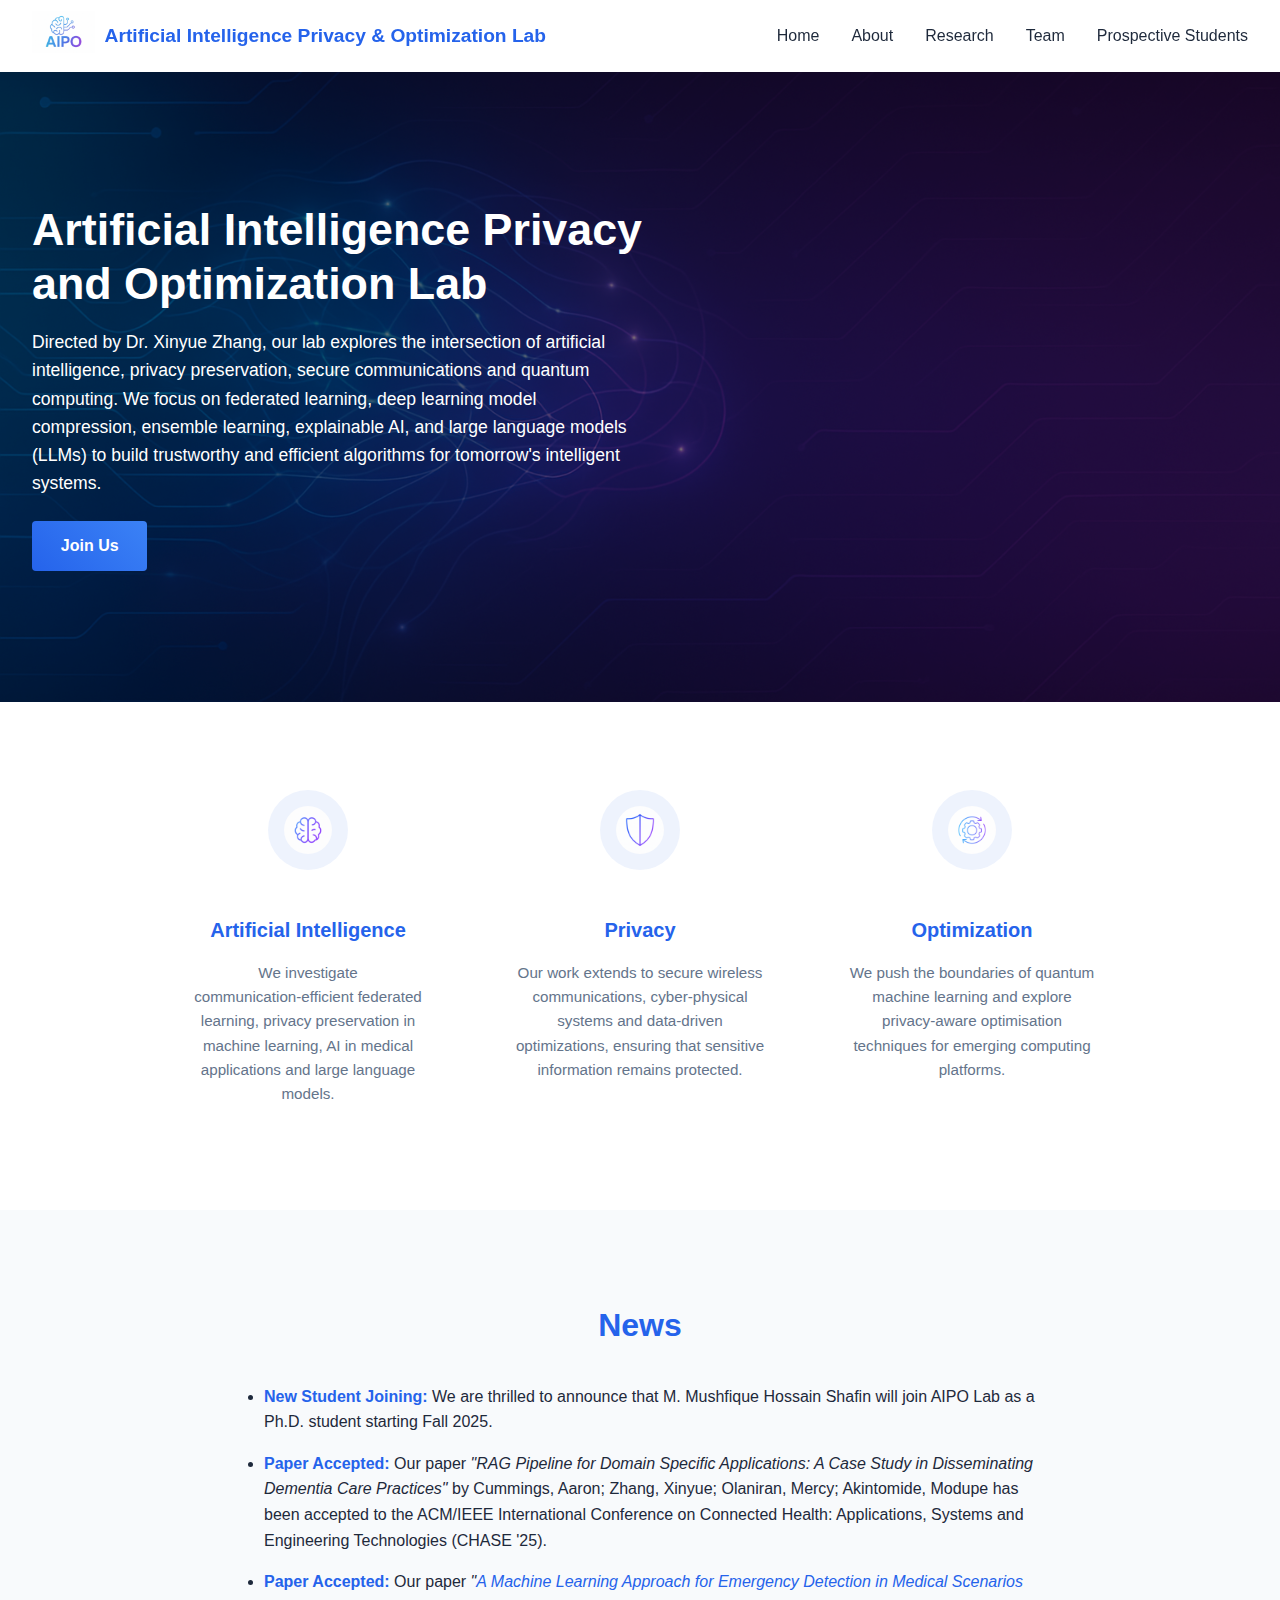
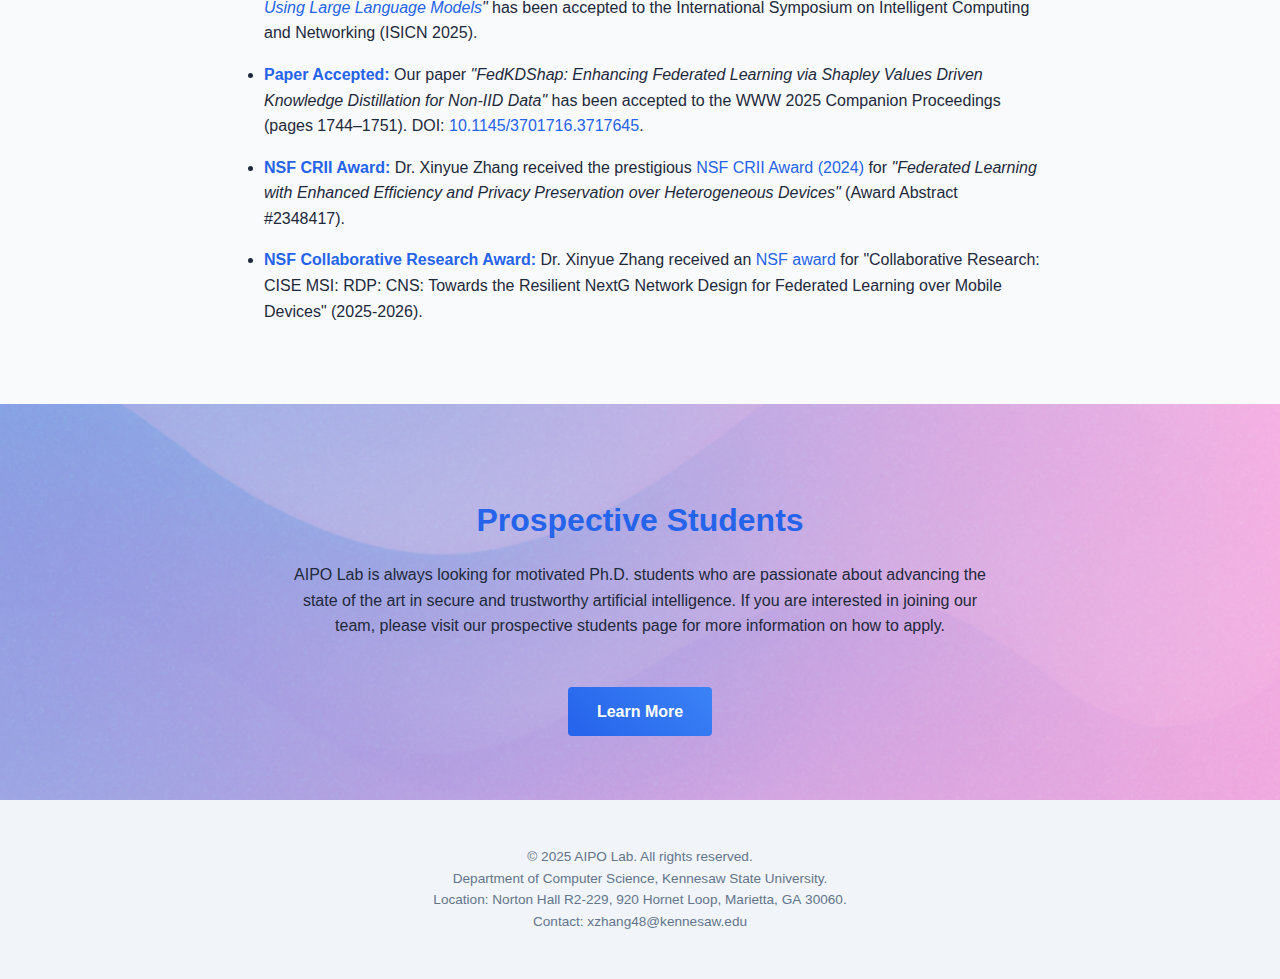
<file: index.html>
<!DOCTYPE html>
<html lang="en">
  <head>
    <meta charset="UTF-8" />
    <meta name="viewport" content="width=device-width, initial-scale=1.0" />
    <title>AIPO Lab – Artificial Intelligence Privacy and Optimization</title>
    <link rel="icon" type="image/png" href="assets/Kennesaw_State_Owls_logo.svg.png" />
    <link rel="stylesheet" href="styles.css" />
  </head>
  <body>
    <!-- Navigation bar -->
    <nav class="navbar">
      <div class="logo">
        <a href="index.html"><img src="assets/logo.png" alt="AIPO Lab logo" /></a>
        <span>Artificial&nbsp;Intelligence&nbsp;Privacy&nbsp;&amp;&nbsp;Optimization&nbsp;Lab</span>
      </div>
      <div class="menu-toggle" aria-label="Toggle navigation" role="button">
        <span></span><span></span><span></span>
      </div>
      <ul class="nav-links">
        <li><a href="index.html">Home</a></li>
        <li><a href="about.html">About</a></li>
        <li><a href="research.html">Research</a></li>
        <li><a href="team.html">Team</a></li>
        <li><a href="prospective.html">Prospective Students</a></li>
      </ul>
    </nav>

    <!-- Hero Section -->
    <section class="hero">
      <div class="hero-content">
        <h1>Artificial Intelligence Privacy and Optimization Lab</h1>
        <p>
          Directed by Dr.&nbsp;Xinyue&nbsp;Zhang, our lab explores the intersection
          of artificial intelligence, privacy preservation, secure
          communications and quantum computing. We focus on federated learning,
          deep learning model compression, ensemble learning, explainable AI,
          and large language models (LLMs) to build trustworthy and efficient
          algorithms for tomorrow's intelligent systems.
        </p>
        <a class="cta-btn" href="prospective.html">Join Us</a>
      </div>
    </section>

    <!-- Features Section -->
    <section class="features">
      <div class="feature">
        <img src="assets/icon_ai.png" alt="Artificial Intelligence" />
        <h3>Artificial Intelligence</h3>
        <p>
          We investigate communication‑efficient federated learning,
          privacy preservation in machine learning, AI in medical
          applications and large language models.
        </p>
      </div>
      <div class="feature">
        <img src="assets/icon_privacy.png" alt="Privacy" />
        <h3>Privacy</h3>
        <p>
          Our work extends to secure wireless communications, cyber‑physical
          systems and data‑driven optimizations, ensuring that sensitive
          information remains protected.
        </p>
      </div>
      <div class="feature">
        <img src="assets/icon_optimization.png" alt="Optimization" />
        <h3>Optimization</h3>
        <p>
          We push the boundaries of quantum machine learning and explore
          privacy‑aware optimisation techniques for emerging computing
          platforms.
        </p>
      </div>
    </section>

    <!-- News Section -->
    <section class="news-section">
      <h2>News</h2>
      <ul class="news-list">
        <li>
          <strong>New Student Joining:</strong> We are thrilled to announce that
          M.&nbsp;Mushfique&nbsp;Hossain&nbsp;Shafin will join AIPO Lab as a Ph.D.
          student starting Fall&nbsp;2025.
        </li>
        <li>
          <strong>Paper Accepted:</strong> Our paper
          <em>"RAG Pipeline for Domain Specific Applications: A Case Study in Disseminating Dementia Care Practices"</em> by Cummings, Aaron; Zhang, Xinyue; Olaniran, Mercy; Akintomide, Modupe has been
          accepted to the ACM/IEEE International Conference on Connected Health: Applications, Systems and Engineering Technologies (CHASE '25).
        </li>
        <li>
          <strong>Paper Accepted:</strong> Our paper
          <em>"<a href="https://arxiv.org/abs/2412.16341" target="_blank">A Machine Learning Approach for Emergency Detection in Medical Scenarios Using Large Language Models</a>"</em> has been
          accepted to the International Symposium on Intelligent Computing and Networking (ISICN 2025).
        </li>
        <li>
          <strong>Paper Accepted:</strong> Our paper
          <em>"FedKDShap: Enhancing Federated Learning via Shapley Values
          Driven Knowledge Distillation for Non‑IID Data"</em> has been
          accepted to the WWW&nbsp;2025 Companion Proceedings
          (pages&nbsp;1744–1751). DOI: <a href="https://doi.org/10.1145/3701716.3717645" target="_blank">10.1145/3701716.3717645</a>.
        </li>
        <li>
          <strong>NSF CRII Award:</strong> Dr.&nbsp;Xinyue&nbsp;Zhang received
          the prestigious <a href="https://www.nsf.gov/awardsearch/showAward?AWD_ID=2348417&HistoricalAwards=false" target="_blank">NSF CRII Award (2024)</a> for
          <em>"Federated Learning with Enhanced Efficiency and Privacy Preservation over Heterogeneous Devices"</em>
          (Award Abstract #2348417).
        </li>
        <li>
          <strong>NSF Collaborative Research Award:</strong> Dr.&nbsp;Xinyue&nbsp;Zhang
          received an <a href="https://www.nsf.gov/awardsearch/showAward?AWD_ID=2431597&HistoricalAwards=false" target="_blank">NSF award</a> for "Collaborative Research: CISE MSI: RDP: CNS:
          Towards the Resilient NextG Network Design for Federated Learning over
          Mobile Devices" (2025-2026).
        </li>
      </ul>
    </section>

    <!-- Prospective Students Preview -->
    <section class="prospective-preview">
      <h2>Prospective Students</h2>
      <p>
        AIPO Lab is always looking for motivated Ph.D. students who are
        passionate about advancing the state of the art in secure and
        trustworthy artificial intelligence. If you are interested in
        joining our team, please visit our prospective students page
        for more information on how to apply.
      </p>
      <a class="cta-btn" href="prospective.html">Learn More</a>
    </section>

    <!-- Footer -->
    <footer class="footer">
      <p>
        © 2025 AIPO Lab. All rights reserved.<br />
        Department of Computer Science, Kennesaw State University.<br />
        Location: Norton Hall&nbsp;R2‑229, 920&nbsp;Hornet&nbsp;Loop, Marietta, GA&nbsp;30060.<br />
        Contact: xzhang48@kennesaw.edu
      </p>
    </footer>

    <script src="scripts.js"></script>
  </body>
</html>
</file>
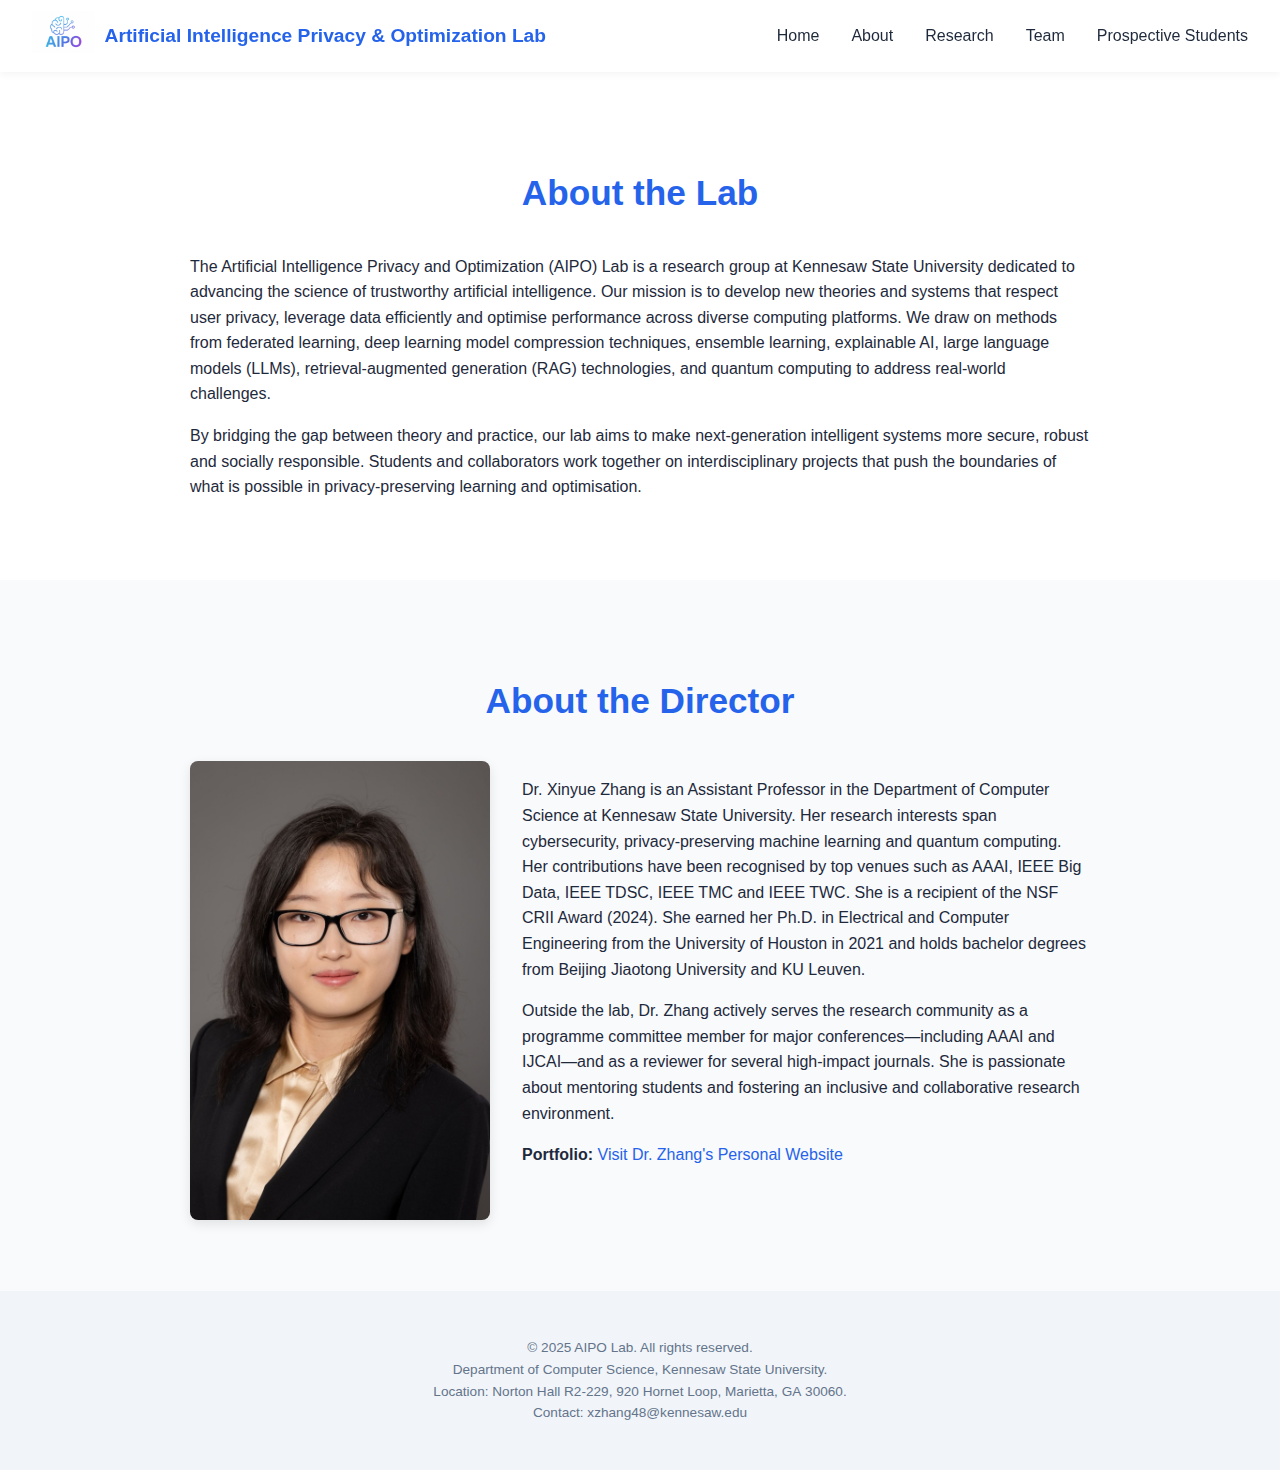
<file: about.html>
<!DOCTYPE html>
<html lang="en">
  <head>
    <meta charset="UTF-8" />
    <meta name="viewport" content="width=device-width, initial-scale=1.0" />
    <title>About – AIPO Lab</title>
    <link rel="icon" type="image/png" href="assets/Kennesaw_State_Owls_logo.svg.png" />
    <link rel="stylesheet" href="styles.css" />
  </head>
  <body>
    <nav class="navbar">
      <div class="logo">
        <a href="index.html"><img src="assets/logo.png" alt="AIPO Lab logo" /></a>
        <span>Artificial&nbsp;Intelligence&nbsp;Privacy&nbsp;&amp;&nbsp;Optimization&nbsp;Lab</span>
      </div>
      <div class="menu-toggle" aria-label="Toggle navigation" role="button">
        <span></span><span></span><span></span>
      </div>
      <ul class="nav-links">
        <li><a href="index.html">Home</a></li>
        <li><a href="about.html" class="active">About</a></li>
        <li><a href="research.html">Research</a></li>
        <li><a href="team.html">Team</a></li>
        <li><a href="prospective.html">Prospective Students</a></li>
      </ul>
    </nav>

    <section class="section">
      <h2>About the Lab</h2>
      <div class="section-content">
        <p>
          The Artificial Intelligence Privacy and Optimization (AIPO) Lab is a
          research group at Kennesaw State University dedicated to advancing
          the science of trustworthy artificial intelligence. Our mission is
          to develop new theories and systems that respect user privacy,
          leverage data efficiently and optimise performance across diverse
          computing platforms. We draw on methods from federated learning,
          deep learning model compression techniques, ensemble learning,
          explainable AI, large language models (LLMs), retrieval-augmented
          generation (RAG) technologies, and quantum computing to address real‑world challenges.
        </p>
        <p>
          By bridging the gap between theory and practice, our lab aims to
          make next‑generation intelligent systems more secure, robust and
          socially responsible. Students and collaborators work together on
          interdisciplinary projects that push the boundaries of what is
          possible in privacy‑preserving learning and optimisation.
        </p>
      </div>
    </section>

    <section class="section">
      <h2>About the Director</h2>
      <div class="section-content" style="display: flex; flex-wrap: wrap; align-items: flex-start; gap: 2rem;">
        <div style="flex: 1 1 280px; max-width: 300px; text-align: center;">
          <!-- Replace stylised avatar with real photograph of Dr. Zhang -->
          <img src="assets/xinyue.jpg" alt="Lab director portrait" style="width:100%; border-radius:8px; box-shadow:0 4px 12px rgba(0,0,0,0.1);" />
        </div>
        <div style="flex: 2 1 400px;">
          <p>
            Dr.&nbsp;Xinyue&nbsp;Zhang is an Assistant Professor in the Department of
            Computer Science at Kennesaw State University. Her research
            interests span cybersecurity, privacy‑preserving machine
            learning and quantum computing. Her contributions have been
            recognised by top venues such as AAAI, IEEE Big Data, IEEE
            TDSC, IEEE TMC and IEEE TWC. She is a recipient of the NSF
            CRII Award (2024). She earned her Ph.D. in Electrical and
            Computer Engineering from the University of Houston in 2021
            and holds bachelor degrees from Beijing Jiaotong University
            and KU Leuven.
          </p>
          <p>
            Outside the lab, Dr.&nbsp;Zhang actively serves the research
            community as a programme committee member for major
            conferences—including AAAI and IJCAI—and as a reviewer for
            several high‑impact journals. She is passionate about mentoring
            students and fostering an inclusive and collaborative research
            environment.
          </p>
          <p>
            <strong>Portfolio:</strong> <a href="https://sites.google.com/view/xinyuezhang/home" target="_blank">Visit Dr. Zhang's Personal Website</a>
          </p>
        </div>
      </div>
    </section>

    <footer class="footer">
      <p>
        © 2025 AIPO Lab. All rights reserved.<br />
        Department of Computer Science, Kennesaw State University.<br />
        Location: Norton Hall&nbsp;R2‑229, 920&nbsp;Hornet&nbsp;Loop, Marietta, GA&nbsp;30060.<br />
        Contact: xzhang48@kennesaw.edu
      </p>
    </footer>

    <script src="scripts.js"></script>
  </body>
</html>
</file>
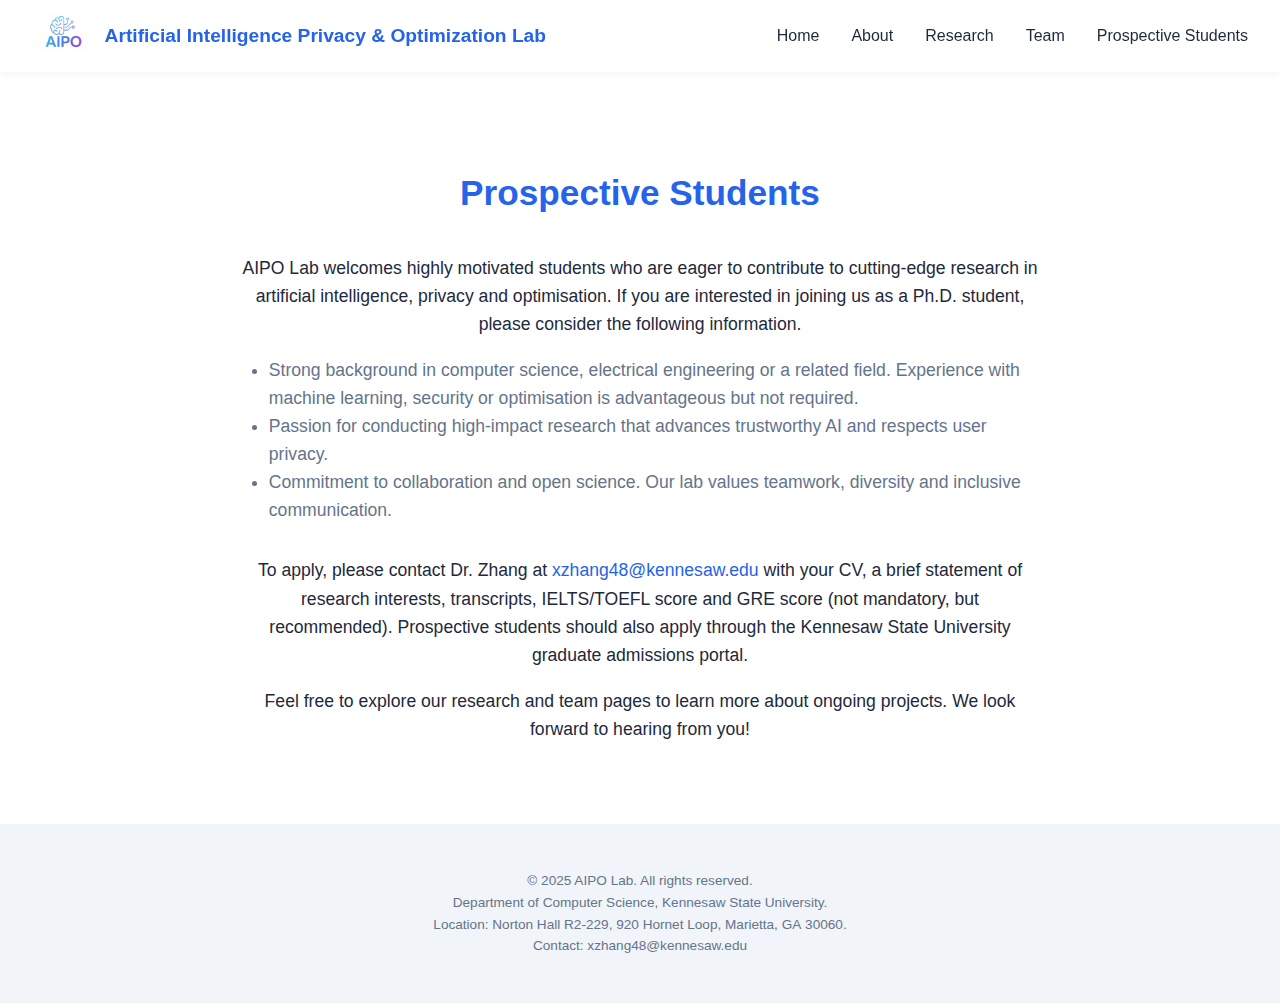
<file: prospective.html>
<!DOCTYPE html>
<html lang="en">
  <head>
    <meta charset="UTF-8" />
    <meta name="viewport" content="width=device-width, initial-scale=1.0" />
    <title>Prospective Students – AIPO Lab</title>
    <link rel="icon" type="image/png" href="assets/Kennesaw_State_Owls_logo.svg.png" />
    <link rel="stylesheet" href="styles.css" />
  </head>
  <body>
    <nav class="navbar">
      <div class="logo">
        <a href="index.html"><img src="assets/logo.png" alt="AIPO Lab logo" /></a>
        <span>Artificial&nbsp;Intelligence&nbsp;Privacy&nbsp;&amp;&nbsp;Optimization&nbsp;Lab</span>
      </div>
      <div class="menu-toggle" aria-label="Toggle navigation" role="button">
        <span></span><span></span><span></span>
      </div>
      <ul class="nav-links">
        <li><a href="index.html">Home</a></li>
        <li><a href="about.html">About</a></li>
        <li><a href="research.html">Research</a></li>
        <li><a href="team.html">Team</a></li>
        <li><a href="prospective.html" class="active">Prospective Students</a></li>
      </ul>
    </nav>

    <section class="section">
      <h2>Prospective Students</h2>
      <div class="prospective-call">
        <p>
          AIPO Lab welcomes highly motivated students who are eager to
          contribute to cutting‑edge research in artificial intelligence,
          privacy and optimisation. If you are interested in joining us as
          a Ph.D. student, please consider the following information.
        </p>
        <ul>
          <li>
            Strong background in computer science, electrical engineering or
            a related field. Experience with machine learning, security or
            optimisation is advantageous but not required.
          </li>
          <li>
            Passion for conducting high‑impact research that advances
            trustworthy AI and respects user privacy.
          </li>
          <li>
            Commitment to collaboration and open science. Our lab values
            teamwork, diversity and inclusive communication.
          </li>
        </ul>
        <p>
          To apply, please contact Dr.&nbsp;Zhang at
          <a href="mailto:xzhang48@kennesaw.edu">xzhang48@kennesaw.edu</a>
          with your CV, a brief statement of research interests, transcripts,
          IELTS/TOEFL score and GRE score (not mandatory, but recommended). Prospective students should also apply through the
          Kennesaw State University graduate admissions portal.
        </p>
        <p>
          Feel free to explore our research and team pages to learn more
          about ongoing projects. We look forward to hearing from you!
        </p>
      </div>
    </section>

    <footer class="footer">
      <p>
        © 2025 AIPO Lab. All rights reserved.<br />
        Department of Computer Science, Kennesaw State University.<br />
        Location: Norton Hall&nbsp;R2‑229, 920&nbsp;Hornet&nbsp;Loop, Marietta, GA&nbsp;30060.<br />
        Contact: xzhang48@kennesaw.edu
      </p>
    </footer>

    <script src="scripts.js"></script>
  </body>
</html>
</file>
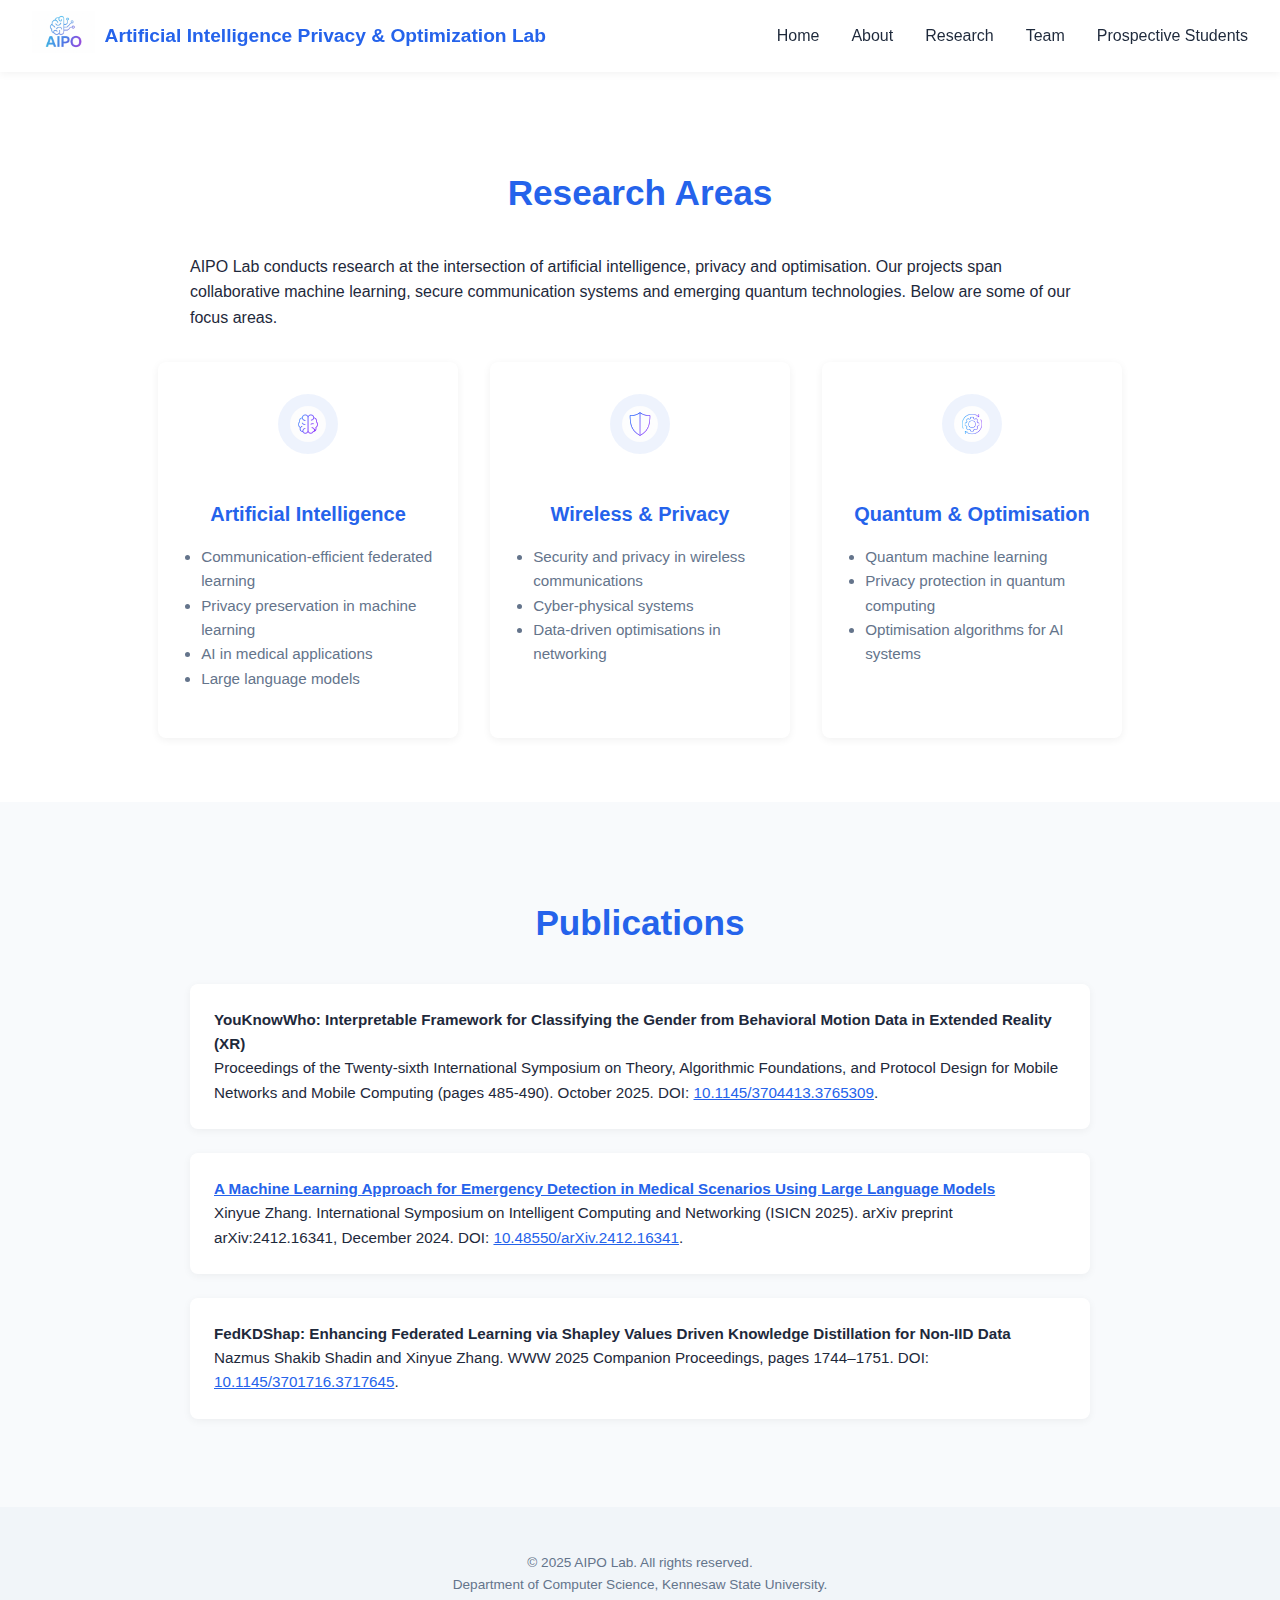
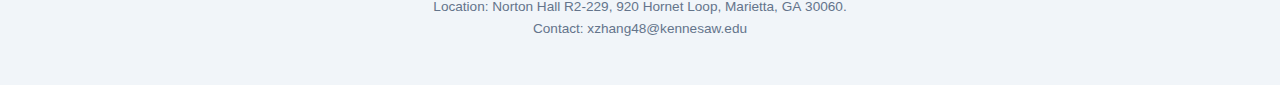
<file: research.html>
<!DOCTYPE html>
<html lang="en">
  <head>
    <meta charset="UTF-8" />
    <meta name="viewport" content="width=device-width, initial-scale=1.0" />
    <title>Research – AIPO Lab</title>
    <link rel="icon" type="image/png" href="assets/Kennesaw_State_Owls_logo.svg.png" />
    <link rel="stylesheet" href="styles.css" />
  </head>
  <body>
    <nav class="navbar">
      <div class="logo">
        <a href="index.html"><img src="assets/logo.png" alt="AIPO Lab logo" /></a>
        <span>Artificial&nbsp;Intelligence&nbsp;Privacy&nbsp;&amp;&nbsp;Optimization&nbsp;Lab</span>
      </div>
      <div class="menu-toggle" aria-label="Toggle navigation" role="button">
        <span></span><span></span><span></span>
      </div>
      <ul class="nav-links">
        <li><a href="index.html">Home</a></li>
        <li><a href="about.html">About</a></li>
        <li><a href="research.html" class="active">Research</a></li>
        <li><a href="team.html">Team</a></li>
        <li><a href="prospective.html">Prospective Students</a></li>
      </ul>
    </nav>

    <section class="section">
      <h2>Research Areas</h2>
      <div class="section-content">
        <p>
          AIPO Lab conducts research at the intersection of artificial
          intelligence, privacy and optimisation. Our projects span
          collaborative machine learning, secure communication systems and
          emerging quantum technologies. Below are some of our focus areas.
        </p>
      </div>
      <div class="research-grid">
        <!-- Artificial Intelligence Card -->
        <div class="research-card">
          <img src="assets/icon_ai.png" alt="AI icon" />
          <h3>Artificial Intelligence</h3>
          <ul>
            <li>Communication‑efficient federated learning</li>
            <li>Privacy preservation in machine learning</li>
            <li>AI in medical applications</li>
            <li>Large language models</li>
          </ul>
        </div>
        <!-- Wireless Communications / Privacy Card -->
        <div class="research-card">
          <img src="assets/icon_privacy.png" alt="Privacy icon" />
          <h3>Wireless &amp; Privacy</h3>
          <ul>
            <li>Security and privacy in wireless communications</li>
            <li>Cyber‑physical systems</li>
            <li>Data‑driven optimisations in networking</li>
          </ul>
        </div>
        <!-- Quantum & Optimization Card -->
        <div class="research-card">
          <img src="assets/icon_optimization.png" alt="Optimisation icon" />
          <h3>Quantum &amp; Optimisation</h3>
          <ul>
            <li>Quantum machine learning</li>
            <li>Privacy protection in quantum computing</li>
            <li>Optimisation algorithms for AI systems</li>
          </ul>
        </div>
      </div>
    </section>

    <section class="section">
      <h2>Publications</h2>
      <div class="section-content">
        <ul class="publications">
        <li>
           <strong>YouKnowWho: Interpretable Framework for Classifying the Gender from Behavioral Motion Data in Extended Reality (XR)</a></strong><br />
            Proceedings of the Twenty-sixth International Symposium on Theory, Algorithmic Foundations, and Protocol Design for Mobile Networks and Mobile Computing (pages 485-490). October 2025. DOI:
            <a href="https://doi.org/10.1145/3704413.3765309" target="_blank">10.1145/3704413.3765309</a>.
          </li>
          <li>
            <strong><a href="https://arxiv.org/abs/2412.16341" target="_blank">A Machine Learning Approach for Emergency Detection in Medical Scenarios Using Large Language Models</a></strong><br />
            Xinyue&nbsp;Zhang.&nbsp;International Symposium on Intelligent Computing and Networking (ISICN 2025). arXiv preprint arXiv:2412.16341, December 2024. DOI:
            <a href="https://doi.org/10.48550/arXiv.2412.16341" target="_blank">10.48550/arXiv.2412.16341</a>.
          </li>
          <li>
            <strong>FedKDShap: Enhancing Federated Learning via Shapley Values Driven Knowledge
            Distillation for Non‑IID Data</strong><br />
            Nazmus&nbsp;Shakib&nbsp;Shadin and Xinyue&nbsp;Zhang.&nbsp;WWW 2025 Companion Proceedings,
            pages&nbsp;1744–1751. DOI:
            <a href="https://doi.org/10.1145/3701716.3717645" target="_blank">10.1145/3701716.3717645</a>.
          </li>
        </ul>
      </div>
    </section>

    <footer class="footer">
      <p>
        © 2025 AIPO Lab. All rights reserved.<br />
        Department of Computer Science, Kennesaw State University.<br />
        Location: Norton Hall&nbsp;R2‑229, 920&nbsp;Hornet&nbsp;Loop, Marietta, GA&nbsp;30060.<br />
        Contact: xzhang48@kennesaw.edu
      </p>
    </footer>

    <script src="scripts.js"></script>
  </body>
</html>
</file>
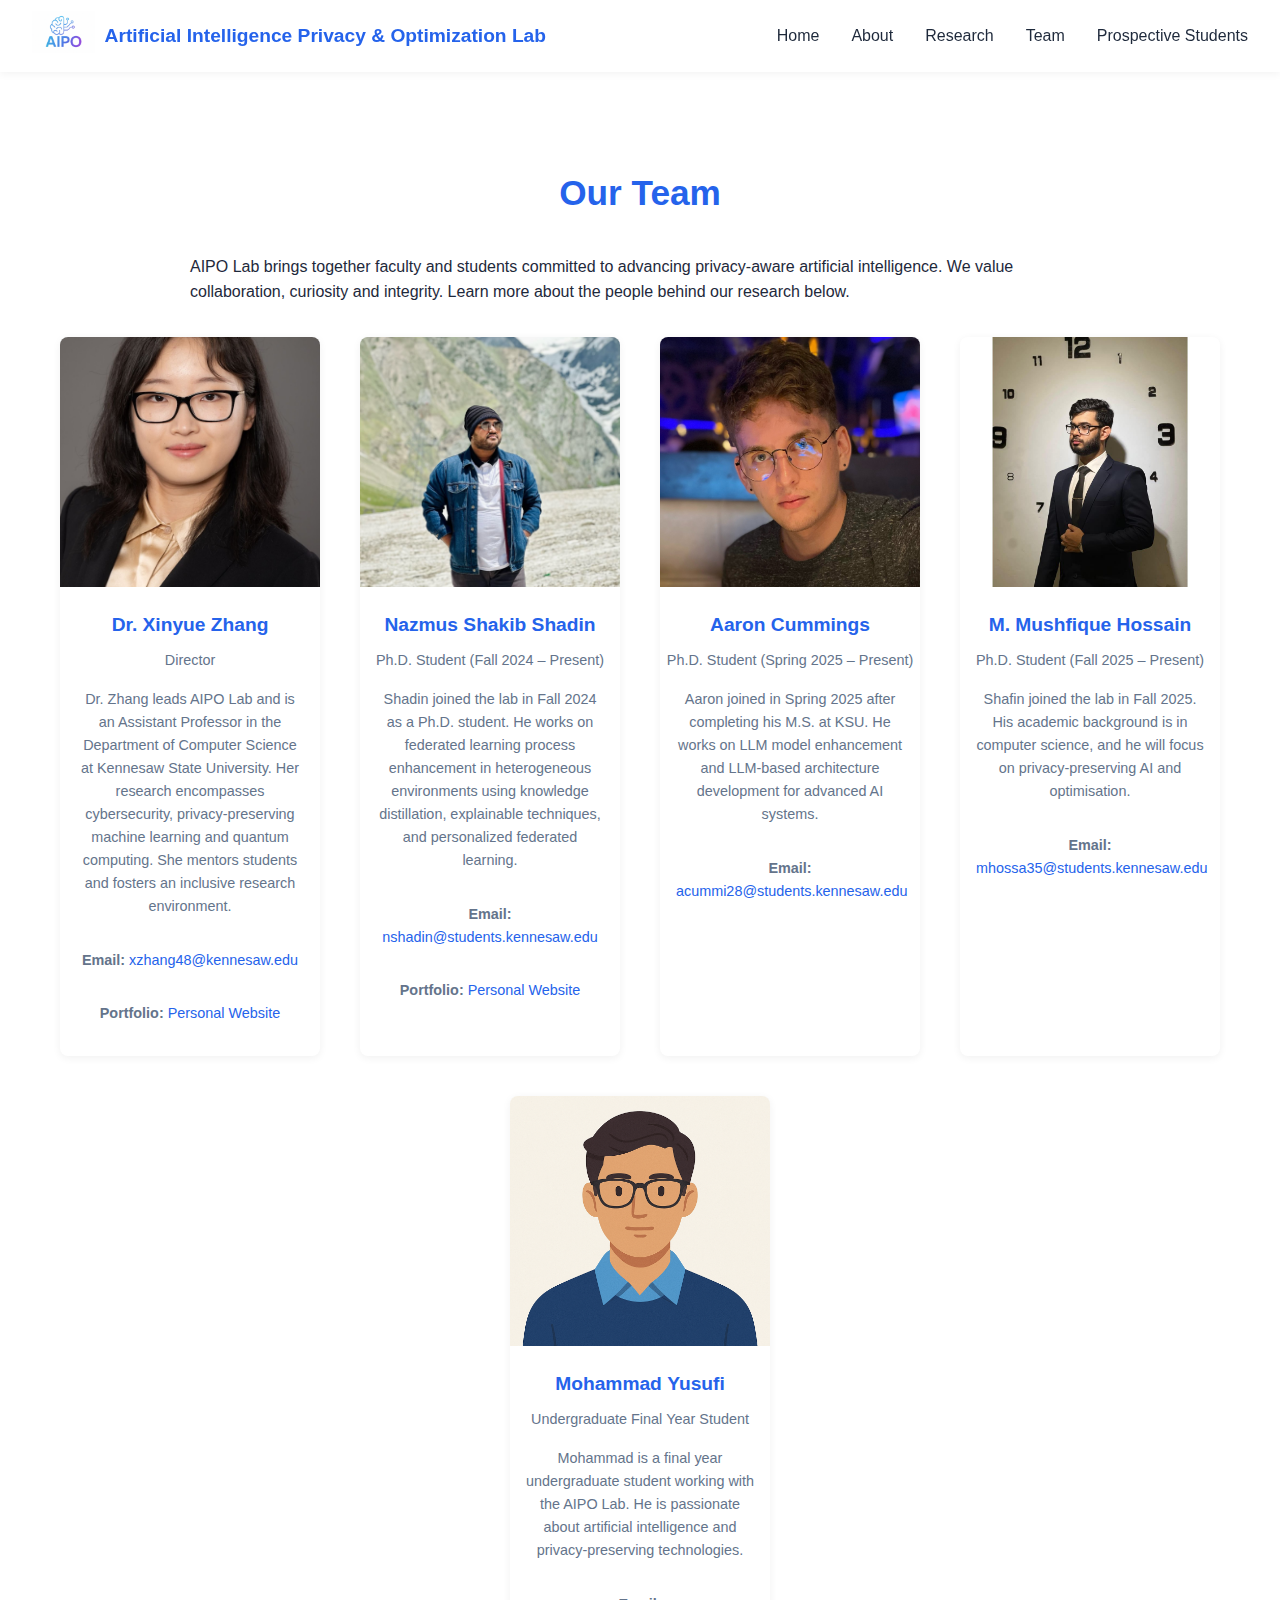
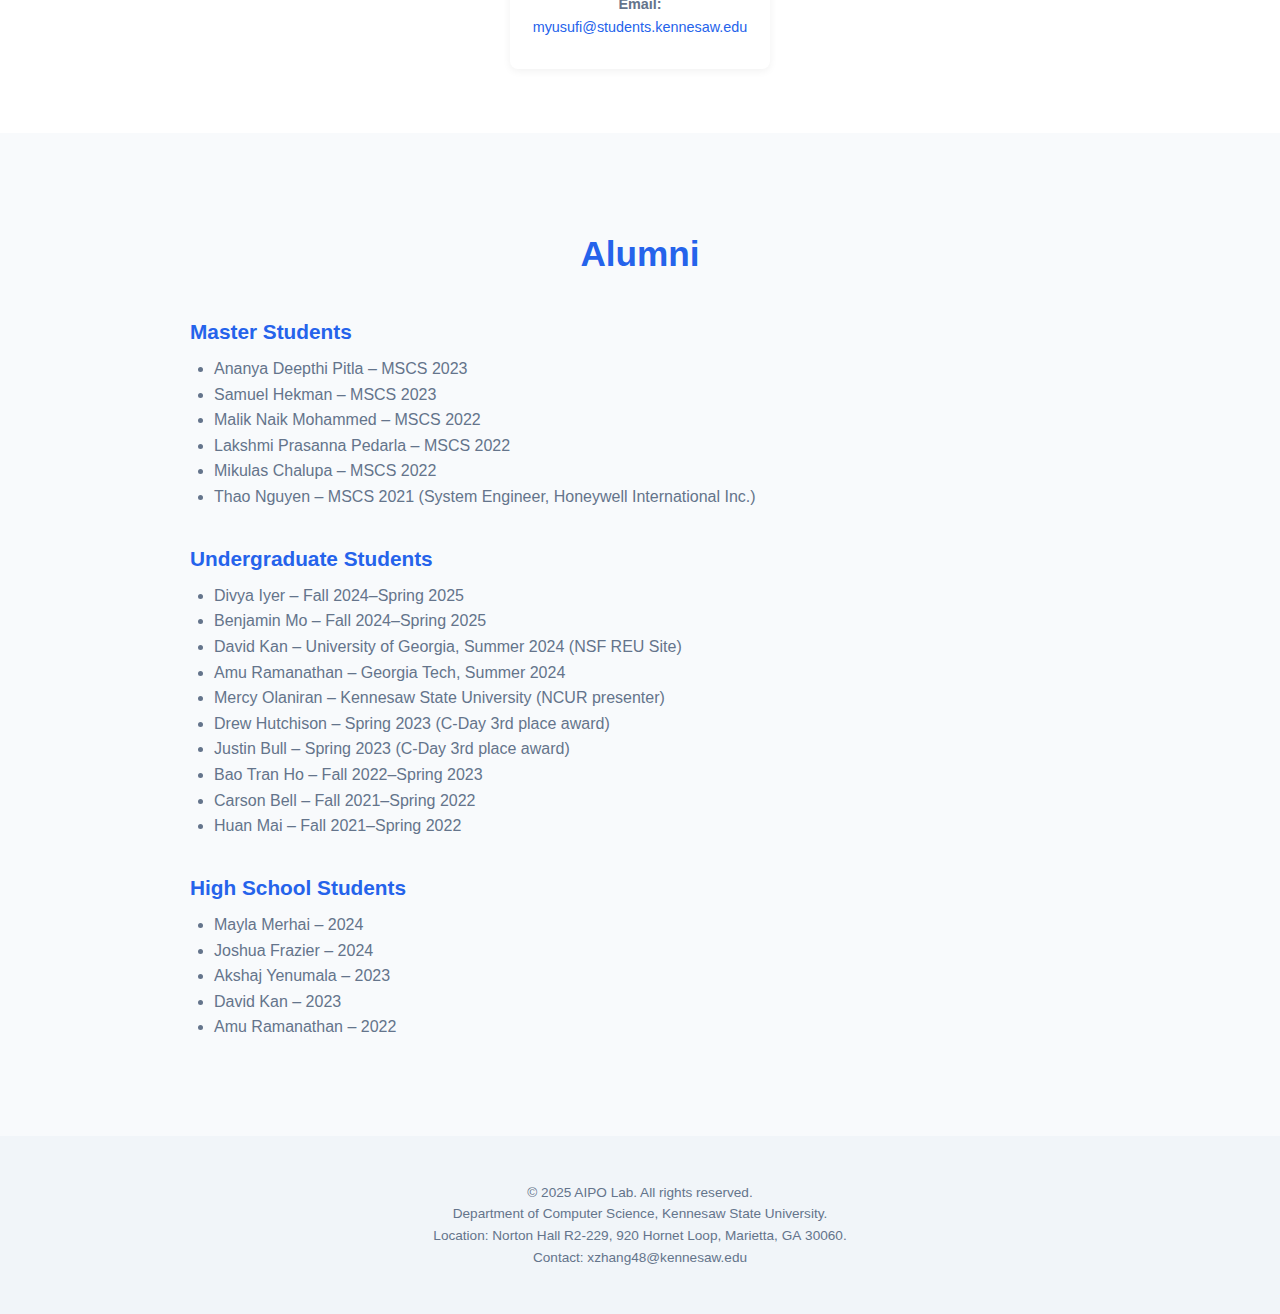
<file: team.html>
<!DOCTYPE html>
<html lang="en">
  <head>
    <meta charset="UTF-8" />
    <meta name="viewport" content="width=device-width, initial-scale=1.0" />
    <title>Team – AIPO Lab</title>
    <link rel="icon" type="image/png" href="assets/Kennesaw_State_Owls_logo.svg.png" />
    <link rel="stylesheet" href="styles.css" />
  </head>
  <body>
    <nav class="navbar">
      <div class="logo">
        <a href="index.html"><img src="assets/logo.png" alt="AIPO Lab logo" /></a>
        <span>Artificial&nbsp;Intelligence&nbsp;Privacy&nbsp;&amp;&nbsp;Optimization&nbsp;Lab</span>
      </div>
      <div class="menu-toggle" aria-label="Toggle navigation" role="button">
        <span></span><span></span><span></span>
      </div>
      <ul class="nav-links">
        <li><a href="index.html">Home</a></li>
        <li><a href="about.html">About</a></li>
        <li><a href="research.html">Research</a></li>
        <li><a href="team.html" class="active">Team</a></li>
        <li><a href="prospective.html">Prospective Students</a></li>
      </ul>
    </nav>

    <section class="section">
      <h2>Our Team</h2>
      <div class="section-content">
        <p>
          AIPO Lab brings together faculty and students committed to advancing
          privacy‑aware artificial intelligence. We value collaboration,
          curiosity and integrity. Learn more about the people behind
          our research below.
        </p>
      </div>
      <div class="team-page-grid">
        <!-- Director Card -->
        <div class="team-page-card">
          <!-- Real photograph of the director -->
          <img src="assets/xinyue.jpg" alt="Lab director portrait" />
          <h4>Dr.&nbsp;Xinyue&nbsp;Zhang</h4>
          <span>Director</span>
          <p>
            Dr.&nbsp;Zhang leads AIPO Lab and is an Assistant Professor in the
            Department of Computer Science at Kennesaw State University. Her
            research encompasses cybersecurity, privacy‑preserving machine
            learning and quantum computing. She mentors students and
            fosters an inclusive research environment.
          </p>
          <p><strong>Email:</strong> <a href="mailto:xzhang48@kennesaw.edu">xzhang48@kennesaw.edu</a></p>
          <p><strong>Portfolio:</strong> <a href="https://sites.google.com/view/xinyuezhang/home" target="_blank">Personal Website</a></p>
        </div>
        <!-- Shadin Card -->
        <div class="team-page-card">
          <img src="assets/shadin.jpg" alt="Ph.D. student portrait" />
          <h4>Nazmus&nbsp;Shakib&nbsp;Shadin</h4>
          <span>Ph.D.&nbsp;Student&nbsp;(Fall&nbsp;2024&nbsp;–&nbsp;Present)</span>
          <p>
            Shadin joined the lab in Fall&nbsp;2024 as a Ph.D. student. He works on
            federated learning process enhancement in heterogeneous environments
            using knowledge distillation, explainable techniques, and personalized
            federated learning.
          </p>
          <p><strong>Email:</strong> <a href="mailto:nshadin@students.kennesaw.edu">nshadin@students.kennesaw.edu</a></p>
          <p><strong>Portfolio:</strong> <a href="https://nazmusshakibshadin.github.io/" target="_blank">Personal Website</a></p>
        </div>
        <!-- Aaron Card -->
        <div class="team-page-card">
          <img src="assets/aaron.jpg" alt="Ph.D. student portrait" />
          <h4>Aaron&nbsp;Cummings</h4>
          <span>Ph.D.&nbsp;Student&nbsp;(Spring&nbsp;2025&nbsp;–&nbsp;Present)</span>
          <p>
            Aaron joined in Spring&nbsp;2025 after completing his M.S. at KSU.
            He works on LLM model enhancement and LLM-based architecture
            development for advanced AI systems.
          </p>
          <p><strong>Email:</strong> <a href="mailto:acummi28@students.kennesaw.edu">acummi28@students.kennesaw.edu</a></p>
        </div>
        <!-- Shafin Card -->
        <div class="team-page-card">
          <img src="assets/shafin.jpg" alt="Incoming Ph.D. student portrait" />
          <h4>M.&nbsp;Mushfique&nbsp;Hossain</h4>
          <span>Ph.D.&nbsp;Student&nbsp;(Fall&nbsp;2025&nbsp;–&nbsp;Present)</span>
          <p>
              Shafin joined the lab in Fall&nbsp;2025. His academic
              background is in computer science,
              and he will focus on privacy‑preserving AI and
              optimisation.
            </p>
          <p><strong>Email:</strong> <a href="mailto:mhossa35@students.kennesaw.edu">mhossa35@students.kennesaw.edu</a></p>
        </div>
        <!-- Mohammad Yusufi Card -->
        <div class="team-page-card">
          <img src="assets/shafin.png" alt="Undergraduate student portrait" />
          <h4>Mohammad&nbsp;Yusufi</h4>
          <span>Undergraduate&nbsp;Final&nbsp;Year&nbsp;Student</span>
          <p>
            Mohammad is a final year undergraduate student working with
            the AIPO Lab. He is passionate about artificial intelligence
            and privacy-preserving technologies.
          </p>
          <p><strong>Email:</strong> <a href="mailto:myusufi@students.kennesaw.edu">myusufi@students.kennesaw.edu</a></p>
        </div>
      </div>
    </section>

    <!-- Alumni Section -->
    <section class="section alumni-section">
      <h2>Alumni</h2>
      <div class="section-content">
        <!-- Master students -->
        <div class="alumni-category">
          <h3>Master Students</h3>
          <ul>
            <li>Ananya Deepthi Pitla – MSCS&nbsp;2023</li>
            <li>Samuel Hekman – MSCS&nbsp;2023</li>
            <li>Malik Naik Mohammed – MSCS&nbsp;2022</li>
            <li>Lakshmi Prasanna Pedarla – MSCS&nbsp;2022</li>
            <li>Mikulas Chalupa – MSCS&nbsp;2022</li>
            <li>Thao Nguyen – MSCS&nbsp;2021 (System Engineer, Honeywell International&nbsp;Inc.)</li>
          </ul>
        </div>
        <!-- Undergraduate students -->
        <div class="alumni-category">
          <h3>Undergraduate Students</h3>
          <ul>
            <li>Divya Iyer – Fall&nbsp;2024–Spring&nbsp;2025</li>
            <li>Benjamin Mo – Fall&nbsp;2024–Spring&nbsp;2025</li>
            <li>David Kan – University&nbsp;of&nbsp;Georgia, Summer&nbsp;2024 (NSF REU&nbsp;Site)</li>
            <li>Amu Ramanathan – Georgia&nbsp;Tech, Summer&nbsp;2024</li>
            <li>Mercy Olaniran – Kennesaw&nbsp;State University (NCUR presenter)</li>
            <li>Drew Hutchison – Spring&nbsp;2023 (C‑Day 3rd place award)</li>
            <li>Justin Bull – Spring&nbsp;2023 (C‑Day 3rd place award)</li>
            <li>Bao Tran Ho – Fall&nbsp;2022–Spring&nbsp;2023</li>
            <li>Carson Bell – Fall&nbsp;2021–Spring&nbsp;2022</li>
            <li>Huan Mai – Fall&nbsp;2021–Spring&nbsp;2022</li>
          </ul>
        </div>
        <!-- High school students -->
        <div class="alumni-category">
          <h3>High School Students</h3>
          <ul>
            <li>Mayla Merhai – 2024</li>
            <li>Joshua Frazier – 2024</li>
            <li>Akshaj Yenumala – 2023</li>
            <li>David Kan – 2023</li>
            <li>Amu Ramanathan – 2022</li>
          </ul>
        </div>
      </div>
    </section>

    <footer class="footer">
      <p>
        © 2025 AIPO Lab. All rights reserved.<br />
        Department of Computer Science, Kennesaw State University.<br />
        Location: Norton Hall&nbsp;R2‑229, 920&nbsp;Hornet&nbsp;Loop, Marietta, GA&nbsp;30060.<br />
        Contact: xzhang48@kennesaw.edu
      </p>
    </footer>

    <script src="scripts.js"></script>
  </body>
</html>
</file>
<file: styles.css>
/*
 * Stylesheet for the AIPO Lab website.
 *
 * This file defines the typography, color palette and layout rules
 * for the entire site. Care has been taken to ensure a modern look
 * and responsive behaviour across a variety of screen sizes. Feel free
 * to adjust the CSS custom properties below to fine tune the theme.
 */

/* CSS custom properties provide a convenient way to theme the site. */
:root {
  --primary: #2563eb; /* professional blue */
  --secondary: #3b82f6; /* lighter blue for gradient accents */
  --accent: #60a5fa; /* soft blue accent */
  --bg-light: #f8fafc; /* clean light gray background */
  --text-dark: #1e293b; /* dark slate text */
  --text-light: #64748b; /* muted slate text */
  --nav-bg: #ffffff; /* navigation bar background */
  --footer-bg: #f1f5f9; /* light slate footer background */
  --nav-height: 72px; /* consistent navigation height */
}

/* Base styling */
* {
  box-sizing: border-box;
}

body {
  margin: 0;
  padding: 0;
  font-family: "Segoe UI", Roboto, Helvetica, Arial, sans-serif;
  background-color: var(--bg-light);
  color: var(--text-dark);
  line-height: 1.6;
  overflow-x: hidden;
}

a {
  color: var(--primary);
  text-decoration: none;
  transition: color 0.2s ease;
}

a:hover {
  color: var(--secondary);
  text-decoration: underline;
}

/* Navigation bar */
.navbar {
  position: sticky;
  top: 0;
  z-index: 999;
  height: var(--nav-height);
  background-color: var(--nav-bg);
  display: flex;
  justify-content: space-between;
  align-items: center;
  padding: 0 2rem;
  box-shadow: 0 2px 8px rgba(0, 0, 0, 0.05);
}

.navbar .logo {
  display: flex;
  align-items: center;
  gap: 0.6rem;
}

.navbar .logo img {
  height: 42px;
  width: auto;
}

.navbar .logo span {
  /* Adjust font size for long lab name in the logo */
  font-size: 1.2rem;
  font-weight: 600;
  color: var(--primary);
  line-height: 1.3;
}

.nav-links {
  list-style: none;
  display: flex;
  gap: 2rem;
  margin: 0;
  padding: 0;
}

.nav-links li a {
  font-weight: 500;
  color: var(--text-dark);
  font-size: 1rem;
}

.nav-links li a:hover {
  color: var(--primary);
}

/* Hamburger menu toggle for small screens */
.menu-toggle {
  display: none;
  flex-direction: column;
  justify-content: center;
  align-items: center;
  cursor: pointer;
  width: 32px;
  height: 32px;
}

.menu-toggle span {
  display: block;
  width: 24px;
  height: 3px;
  background-color: var(--text-dark);
  margin: 4px 0;
  transition: all 0.3s ease;
}

/* Mobile menu visibility */
.nav-links.open {
  display: flex;
  flex-direction: column;
  position: absolute;
  top: var(--nav-height);
  left: 0;
  right: 0;
  background-color: var(--nav-bg);
  box-shadow: 0 4px 12px rgba(0, 0, 0, 0.06);
  padding: 1rem 2rem;
}

/* Hero section */
.hero {
  position: relative;
  display: flex;
  align-items: center;
  justify-content: flex-start;
  min-height: 70vh;
  color: #ffffff;
  padding: 0 2rem;
  background-image: url('./assets/hero_bg.png');
  background-size: cover;
  background-position: center;
}

.hero::after {
  content: '';
  position: absolute;
  top: 0;
  left: 0;
  right: 0;
  bottom: 0;
  background-color: rgba(0, 0, 0, 0.55);
  z-index: 0;
}

.hero-content {
  position: relative;
  z-index: 1;
  max-width: 700px;
}

.hero-content h1 {
  margin: 0 0 1rem 0;
  font-size: 2.8rem;
  line-height: 1.2;
  font-weight: 700;
}

.hero-content p {
  margin-bottom: 1.5rem;
  font-size: 1.1rem;
  max-width: 600px;
}

.cta-btn {
  display: inline-block;
  padding: 0.75rem 1.8rem;
  background-image: linear-gradient(45deg, var(--primary), var(--secondary));
  color: #ffffff;
  border-radius: 4px;
  font-weight: 600;
  transition: background 0.3s ease;
}

.cta-btn:hover {
  background-image: linear-gradient(45deg, var(--secondary), var(--primary));
  text-decoration: none;
}

/* Features section on home page */
.features {
  display: flex;
  flex-wrap: wrap;
  justify-content: center;
  gap: 2rem;
  padding: 4rem 2rem;
  background-color: #ffffff;
}

.feature {
  width: 300px;
  text-align: center;
  padding: 1.5rem;
  border-radius: 8px;
  transition: transform 0.3s ease, box-shadow 0.3s ease;
}

.feature:hover {
  transform: translateY(-6px);
  box-shadow: 0 6px 18px rgba(0, 0, 0, 0.1);
}

.feature img {
  /* Enlarge feature icons for better visibility */
  height: 80px;
  margin-bottom: 1rem;
  /* place icon on a subtle circular background for contrast */
  padding: 16px;
  background-color: rgba(37, 99, 235, 0.08);
  border-radius: 50%;
}

.feature h3 {
  margin-bottom: 0.5rem;
  font-size: 1.25rem;
  color: var(--primary);
}

.feature p {
  font-size: 0.95rem;
  color: var(--text-light);
}

/* Team preview section on home page */
.team-preview {
  padding: 4rem 2rem;
  background-color: var(--bg-light);
}

.team-preview h2 {
  text-align: center;
  margin-bottom: 2rem;
  font-size: 2rem;
}

.team-grid {
  display: flex;
  flex-wrap: wrap;
  justify-content: center;
  gap: 2rem;
}

.member-card {
  /* Increase card width slightly to provide more breathing room for names */
  /* Widen member cards on the home page for improved readability */
  width: 250px;
  background-color: #ffffff;
  border-radius: 8px;
  overflow: hidden;
  box-shadow: 0 2px 8px rgba(0, 0, 0, 0.08);
  transition: transform 0.3s ease, box-shadow 0.3s ease;
}

.member-card:hover {
  transform: translateY(-5px);
  box-shadow: 0 6px 16px rgba(0, 0, 0, 0.1);
}

.member-card img {
  width: 100%;
  height: 220px;
  object-fit: cover;
}

.member-card h4 {
  margin: 1rem 0 0.25rem;
  font-size: 1.1rem;
  color: var(--primary);
}

.member-card span {
  display: block;
  margin-bottom: 1rem;
  color: var(--text-light);
  font-size: 0.9rem;
}

/* Prospective preview section on home page */
.prospective-preview {
  background-image: url('./assets/background_wave.png');
  background-size: cover;
  background-position: center;
  padding: 4rem 2rem;
  text-align: center;
}

.prospective-preview h2 {
  margin-bottom: 1rem;
  font-size: 2rem;
  color: var(--primary);
}

.prospective-preview p {
  max-width: 700px;
  margin: 0 auto 2rem;
  font-size: 1rem;
  color: var(--text-dark);
}

.prospective-preview .cta-btn {
  margin-top: 1rem;
}

/* Footer */
.footer {
  background-color: var(--footer-bg);
  text-align: center;
  padding: 2rem 1rem;
  font-size: 0.85rem;
  color: var(--text-light);
}

.footer a {
  color: var(--primary);
}

/* Generic section styles for sub pages */
.section {
  padding: 4rem 2rem;
}

.section:nth-child(even) {
  background-color: #ffffff;
}

.section:nth-child(odd) {
  background-color: var(--bg-light);
}

.section h2 {
  text-align: center;
  margin-bottom: 2rem;
  font-size: 2.2rem;
  color: var(--primary);
}

.section-content {
  max-width: 900px;
  margin: 0 auto;
  font-size: 1rem;
  color: var(--text-dark);
}

.section-content p {
  margin-bottom: 1rem;
}

/* Research area cards */
.research-grid {
  display: flex;
  flex-wrap: wrap;
  justify-content: center;
  gap: 2rem;
  margin-top: 2rem;
}

.research-card {
  width: 300px;
  background-color: #ffffff;
  border-radius: 8px;
  padding: 2rem 1.5rem;
  box-shadow: 0 2px 8px rgba(0, 0, 0, 0.06);
  text-align: center;
  transition: transform 0.3s ease, box-shadow 0.3s ease;
}

.research-card:hover {
  transform: translateY(-5px);
  box-shadow: 0 6px 16px rgba(0, 0, 0, 0.08);
}

.research-card img {
  height: 60px;
  margin-bottom: 1rem;
  padding: 12px;
  background-color: rgba(37, 99, 235, 0.08);
  border-radius: 50%;
}

.research-card h3 {
  margin-bottom: 0.5rem;
  font-size: 1.25rem;
  color: var(--primary);
}

.research-card ul {
  list-style: disc;
  text-align: left;
  padding-left: 1.2rem;
  color: var(--text-light);
  font-size: 0.95rem;
}

/* Team page layout */
.team-page-grid {
  display: flex;
  flex-wrap: wrap;
  justify-content: center;
  gap: 2.5rem;
  margin-top: 2rem;
}

.team-page-card {
  width: 260px;
  background-color: #ffffff;
  border-radius: 8px;
  overflow: hidden;
  box-shadow: 0 2px 8px rgba(0, 0, 0, 0.06);
  text-align: center;
  transition: transform 0.3s ease, box-shadow 0.3s ease;
}

.team-page-card:hover {
  transform: translateY(-5px);
  box-shadow: 0 6px 16px rgba(0, 0, 0, 0.08);
}

.team-page-card img {
  width: 100%;
  height: 250px;
  object-fit: cover;
}

.team-page-card h4 {
  margin: 1rem 0 0.5rem;
  font-size: 1.2rem;
  color: var(--primary);
}

.team-page-card span {
  color: var(--text-light);
  font-size: 0.9rem;
  margin-bottom: 1rem;
  display: block;
}

.team-page-card p {
  padding: 0 1rem 1rem;
  font-size: 0.9rem;
  color: var(--text-light);
}

/* Alumni section styles */
.alumni-section h2 {
  text-align: center;
  margin-bottom: 2rem;
}

.alumni-category {
  margin-bottom: 2rem;
}

.alumni-category h3 {
  color: var(--primary);
  margin-bottom: 0.5rem;
  font-size: 1.3rem;
}

.alumni-category ul {
  list-style: disc;
  padding-left: 1.5rem;
  color: var(--text-light);
  line-height: 1.6;
  margin-top: 0;
}

/* News section styles */
.news-section {
  padding: 4rem 2rem;
  background-color: var(--bg-light);
}

.news-section h2 {
  text-align: center;
  margin-bottom: 2rem;
  font-size: 2rem;
  color: var(--primary);
}

.news-grid {
  display: flex;
  flex-wrap: wrap;
  justify-content: center;
  gap: 2rem;
}

.news-item {
  width: 300px;
  background-color: #ffffff;
  border-radius: 8px;
  box-shadow: 0 2px 8px rgba(0, 0, 0, 0.06);
  padding: 1.5rem;
  text-align: left;
}

.news-item h3 {
  margin-top: 0;
  margin-bottom: 0.5rem;
  font-size: 1.2rem;
  color: var(--primary);
}

.news-item p {
  font-size: 0.95rem;
  color: var(--text-light);
}

/* News list styling on the home page */
.news-list {
  max-width: 800px;
  margin: 0 auto;
  padding-left: 1.5rem;
  color: var(--text-dark);
  font-size: 1rem;
  line-height: 1.6;
}

.news-list li {
  margin-bottom: 1rem;
}

.news-list li strong {
  color: var(--primary);
}

/* Publications list styling on research page */
.publications {
  list-style: none;
  padding-left: 0;
  margin: 0;
}

.publications li {
  margin-bottom: 1.5rem;
  background-color: #ffffff;
  border-radius: 8px;
  box-shadow: 0 2px 8px rgba(0, 0, 0, 0.05);
  padding: 1.5rem;
  font-size: 0.95rem;
  color: var(--text-dark);
}

.publications a {
  color: var(--primary);
  text-decoration: underline;
}

.publications a:hover {
  color: var(--secondary);
}

/* Prospective page styles */
.prospective-call {
  max-width: 800px;
  margin: 0 auto;
  text-align: center;
  font-size: 1.1rem;
  color: var(--text-dark);
}

.prospective-call ul {
  margin-top: 1rem;
  margin-bottom: 2rem;
  list-style: disc;
  text-align: left;
  padding-left: 1.8rem;
  color: var(--text-light);
}

/* Responsive adjustments */
@media (max-width: 768px) {
  .nav-links {
    display: none;
    flex-direction: column;
    gap: 1rem;
  }
  .menu-toggle {
    display: flex;
  }
  .hero-content h1 {
    font-size: 2.2rem;
  }
  .feature {
    width: 280px;
  }
  .member-card {
    width: 200px;
  }
  .research-card {
    width: 280px;
  }
  .team-page-card {
    width: 90%;
  }
}

@media (max-width: 480px) {
  .hero {
    min-height: 60vh;
  }
  .hero-content h1 {
    font-size: 1.8rem;
  }
  .hero-content p {
    font-size: 1rem;
  }
  .feature {
    width: 100%;
  }
}
</file>
